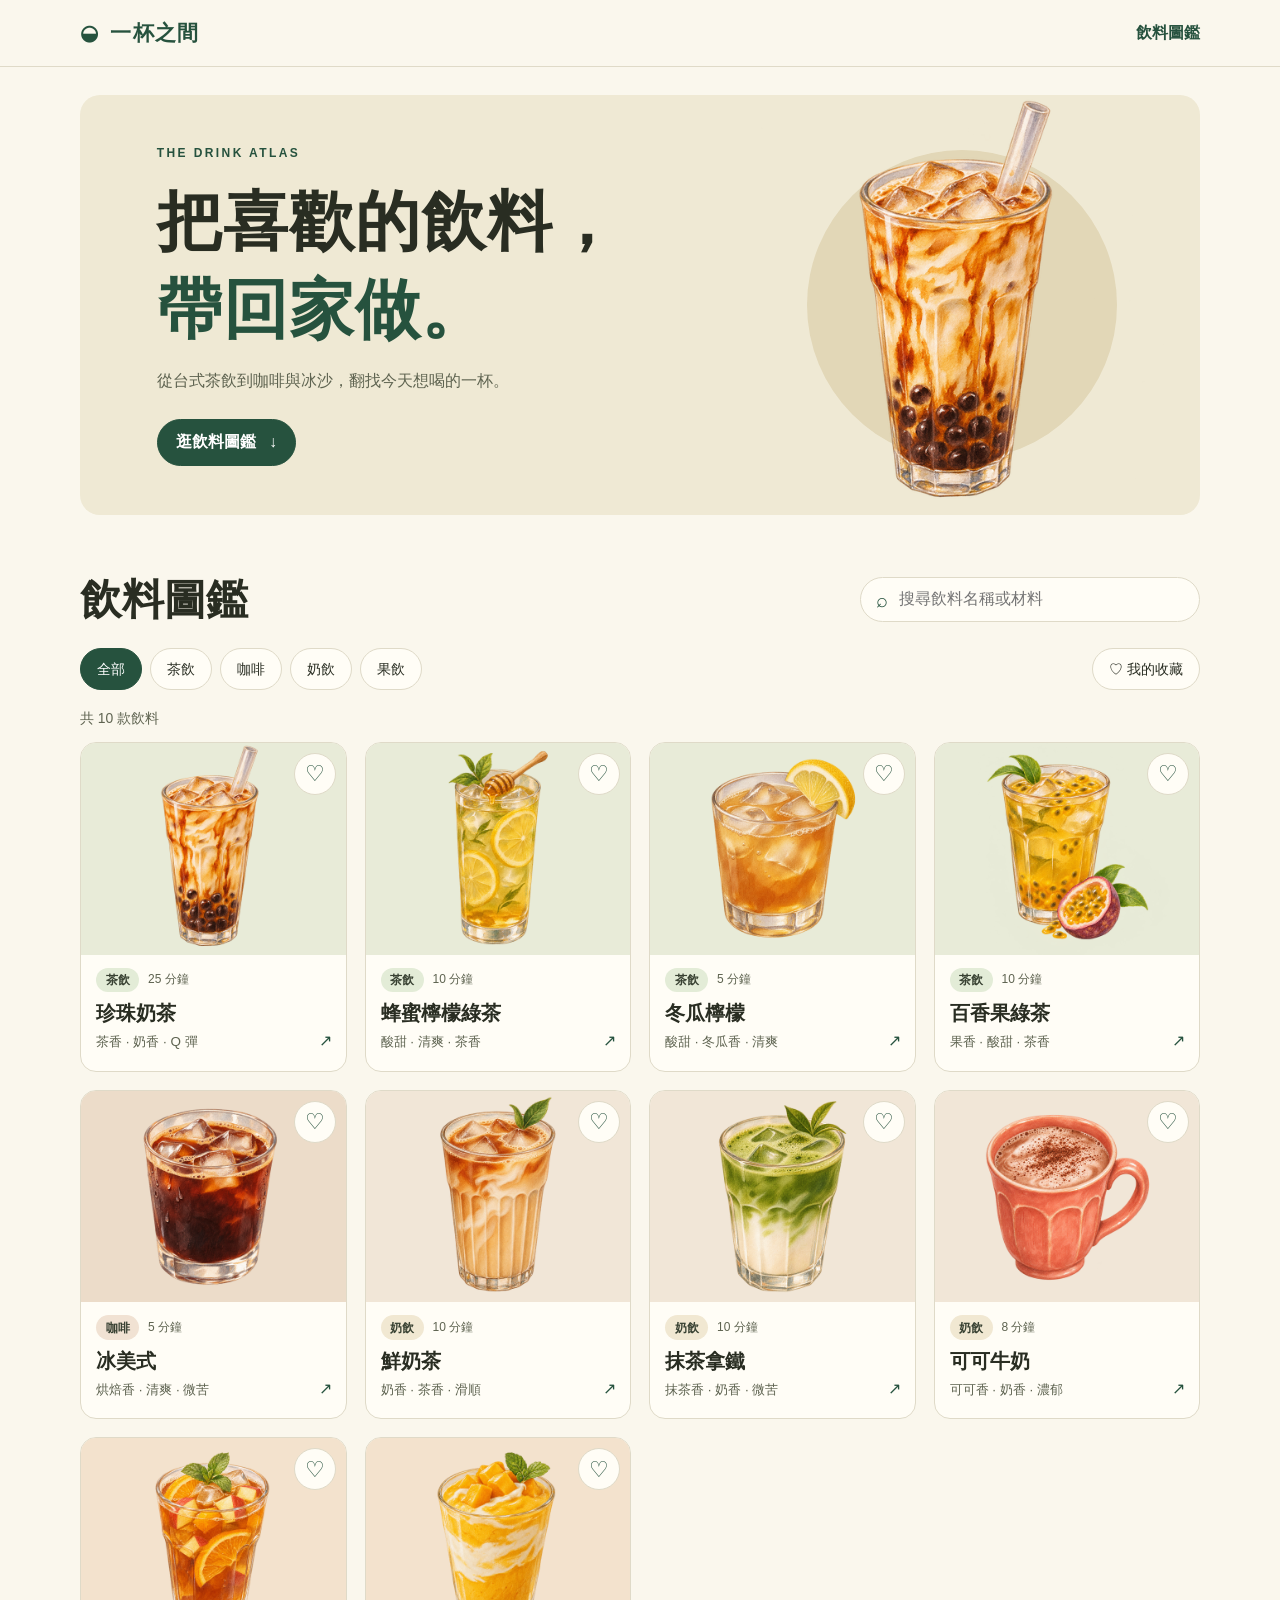
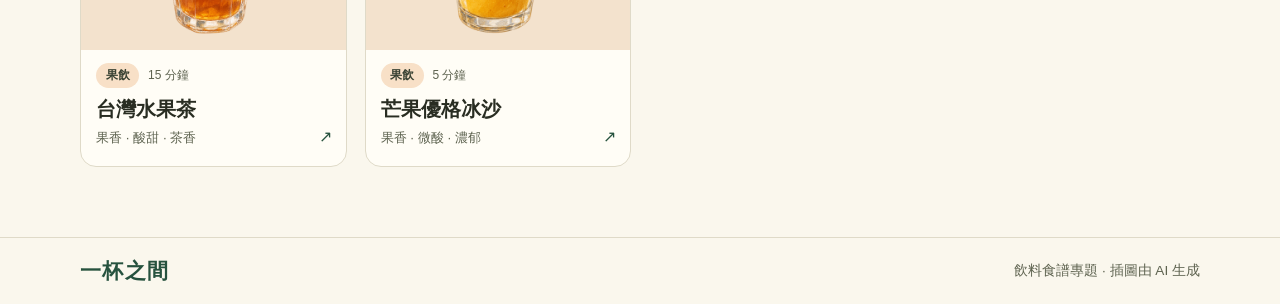
<file: index.html>
<!doctype html>
<html lang="zh-Hant">
<head>
  <meta charset="utf-8">
  <meta name="viewport" content="width=device-width, initial-scale=1">
  <meta name="description" content="一杯之間收錄在家就能做的台式茶飲、咖啡、奶飲與果飲食譜。">
  <link rel="stylesheet" href="css/style.css">
  <link rel="icon" href="assets/favicon.svg" type="image/svg+xml">
  <title>一杯之間｜飲料圖鑑</title>
  <script defer src="data/drinks.js"></script>
  <script defer src="js/shared.js"></script>
  <script defer src="js/app.js"></script>
</head>
<body>
  <a class="skip" href="#main">跳至主要內容</a>
  <header class="site-header">
    <div class="wrap navigation">
      <a class="brand" href="index.html"><span aria-hidden="true">◒</span> 一杯之間</a>
      <a class="nav-link" href="index.html#catalog">飲料圖鑑</a>
    </div>
  </header>
  <main id="main">
    <section class="wrap hero">
      <div class="hero-copy">
        <p class="eyebrow" lang="en">THE DRINK ATLAS</p>
        <h1>把喜歡的飲料，<br><em>帶回家做。</em></h1>
        <p>從台式茶飲到咖啡與冰沙，翻找今天想喝的一杯。</p>
        <a class="primary" href="#catalog">逛飲料圖鑑 <span aria-hidden="true">↓</span></a>
      </div>
      <div class="hero-art" aria-hidden="true">
        <img src="assets/images/drinks/pearl-milk-tea.png" alt="" width="512" height="512">
      </div>
    </section>
    <section class="wrap catalog" id="catalog" aria-labelledby="catalog-title">
      <div class="catalog-heading">
        <h2 id="catalog-title">飲料圖鑑</h2>
        <label class="search"><span aria-hidden="true">⌕</span><input type="search" id="search" aria-label="搜尋飲料名稱或材料" placeholder="搜尋飲料名稱或材料"></label>
      </div>
      <div class="filters">
        <div id="categories" class="pills" role="group" aria-label="按飲料分類篩選"></div>
        <button type="button" id="only-favorites" aria-pressed="false"><span aria-hidden="true">♡</span> 我的收藏</button>
      </div>
      <p id="count" class="count" role="status"></p>
      <div id="cards" class="grid"></div>
      <div id="empty" class="empty" hidden><p id="empty-message"></p><button type="button" id="reset">查看全部飲料</button></div>
      <noscript>請啟用 JavaScript 以瀏覽圖鑑。</noscript>
    </section>
  </main>
  <footer><div class="wrap footer-inner"><a class="brand" href="index.html">一杯之間</a><span>飲料食譜專題 · 插圖由 AI 生成</span></div></footer>
</body>
</html>
</file>
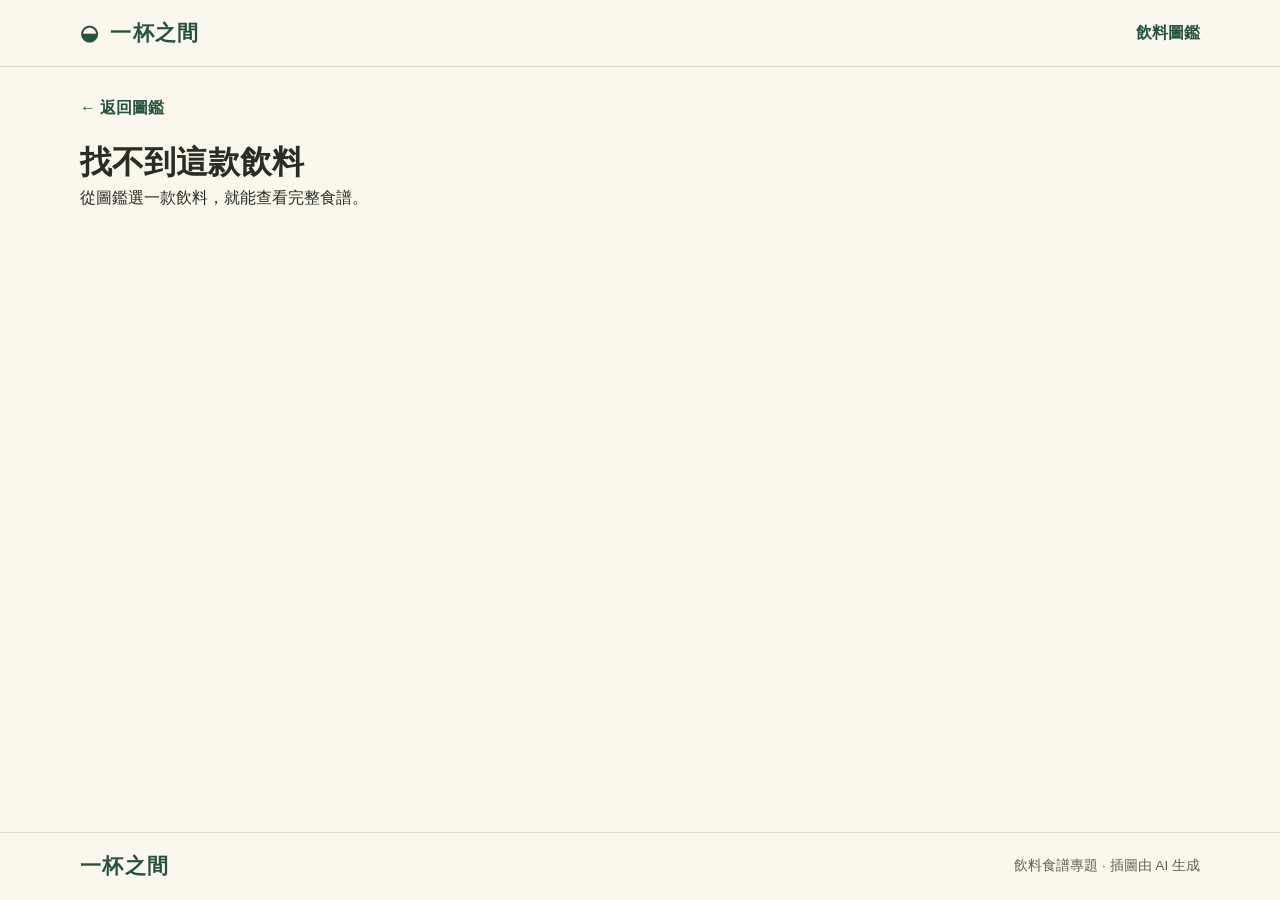
<file: drink.html>
<!doctype html>
<html lang="zh-Hant">
<head>
  <meta charset="utf-8">
  <meta name="viewport" content="width=device-width, initial-scale=1">
  <meta name="description" content="一杯之間收錄在家就能做的台式茶飲、咖啡、奶飲與果飲食譜。">
  <link rel="stylesheet" href="css/style.css">
  <link rel="icon" href="assets/favicon.svg" type="image/svg+xml">
  <title>飲料食譜｜一杯之間</title>
  <script defer src="data/drinks.js"></script>
  <script defer src="js/shared.js"></script>
  <script defer src="js/drink-detail.js"></script>
</head>
<body>
  <a class="skip" href="#main">跳至主要內容</a>
  <header class="site-header">
    <div class="wrap navigation">
      <a class="brand" href="index.html"><span aria-hidden="true">◒</span> 一杯之間</a>
      <a class="nav-link" href="index.html#catalog">飲料圖鑑</a>
    </div>
  </header>
  <main id="main" class="wrap detail">
    <a class="back" href="index.html#catalog">← 返回圖鑑</a>
    <div id="recipe"></div>
    <noscript>請啟用 JavaScript 以瀏覽食譜。</noscript>
  </main>
  <footer><div class="wrap footer-inner"><a class="brand" href="index.html">一杯之間</a><span>飲料食譜專題 · 插圖由 AI 生成</span></div></footer>
</body>
</html>
</file>
<file: css/style.css>
:root {
  color-scheme: light;
  --paper: #faf7ed;
  --ink: #292d22;
  --green: #26523e;
  --muted: #5e6350;
  --line: #dfdac8;
  --light: #fffdf6;
  --serif: "Noto Serif TC", "Songti TC", "PMingLiU", serif;
  --sans: Inter, "Noto Sans TC", "Microsoft JhengHei", sans-serif;
}
*, *::before, *::after { box-sizing: border-box; }
html { scroll-behavior: smooth; }
body { margin: 0; background: var(--paper); color: var(--ink); font: 16px/1.65 var(--sans); }
h1, h2, h3, p, dl, dd { margin: 0; }
h1, h2, h3 { font-family: var(--serif); line-height: 1.35; }
a { color: inherit; text-decoration: none; }
button, input { font: inherit; color: inherit; }
button { cursor: pointer; }
button, .primary { border: 1px solid var(--line); background: var(--light); border-radius: 99px; padding: .52rem 1rem; }
button:hover { border-color: var(--green); }
button[aria-pressed="true"] { color: white; background: var(--green); border-color: var(--green); }
:focus-visible { outline: 3px solid #af5840; outline-offset: 4px; }
[hidden] { display: none !important; }
img { display: block; max-width: 100%; }
.wrap { width: min(1120px, calc(100% - 64px)); margin-inline: auto; }
.skip { position: absolute; top: -80px; left: 16px; z-index: 3; padding: .5rem 1rem; background: white; }
.skip:focus { top: 8px; }
.site-header { border-bottom: 1px solid var(--line); }
.navigation, .footer-inner { display: flex; justify-content: space-between; align-items: center; gap: 1rem; min-height: 66px; }
.brand { font-family: var(--serif); font-size: 1.3rem; font-weight: 800; letter-spacing: .07em; color: var(--green); white-space: nowrap; }
.brand span { font-family: sans-serif; margin-right: .25rem; }
.nav-link, .back { color: var(--green); font-weight: 650; }
.nav-link:hover, .back:hover { text-decoration: underline; text-underline-offset: .25em; }
.hero { display: grid; grid-template-columns: 1.15fr .85fr; align-items: center; min-height: 404px; margin-top: 28px; background: #efe9d4; border-radius: 20px; overflow: hidden; }
.hero-copy { padding: 36px 12px 36px clamp(28px, 6vw, 80px); z-index: 1; }
.eyebrow { font-size: .75rem; font-weight: 750; letter-spacing: .2em; color: var(--green); margin-bottom: 14px; }
.hero h1 { font-size: clamp(2.25rem, 5.1vw, 4.35rem); letter-spacing: .015em; }
.hero h1 em { color: var(--green); font-style: normal; }
.hero-copy > p:not(.eyebrow) { margin-top: 14px; color: var(--muted); }
.primary { display: inline-flex; align-items: center; gap: .8rem; margin-top: 24px; background: var(--green); color: #fff; border-color: var(--green); padding: .59rem 1.15rem; font-weight: 700; }
.primary:hover { background: #173c2b; }
.hero-art { display: grid; place-items: center; position: relative; isolation: isolate; min-height: 100%; }
.hero-art::before { content: ""; position: absolute; z-index: -1; width: min(75%, 310px); aspect-ratio: 1; border-radius: 50%; background: #e2d7b7; }
.hero-art img { width: min(100%, 420px); height: auto; }
.catalog { padding-block: 56px 70px; }
.catalog-heading, .filters { display: flex; justify-content: space-between; gap: 12px; align-items: center; }
.catalog h2 { font-size: clamp(1.85rem, 4vw, 2.65rem); }
.search { display: flex; align-items: center; gap: .55rem; background: var(--light); border: 1px solid var(--line); border-radius: 99px; padding: .46rem .95rem; width: min(100%, 340px); }
.search span { font-size: 1.25rem; line-height: 1; color: var(--green); }
.search:focus-within { outline: 2px solid var(--green); outline-offset: 2px; }
.search input { border: 0; outline: 0; background: transparent; width: 100%; min-width: 0; }
.filters { margin-top: 20px; }
.pills { display: flex; flex-wrap: wrap; gap: 8px; }
.filters button { white-space: nowrap; font-size: .875rem; }
.count { margin: 17px 0 12px; font-size: .87rem; color: var(--muted); }
.grid { display: grid; grid-template-columns: repeat(4, minmax(0, 1fr)); gap: 18px; }
.tone-1 { --tone: #e8ebd8; --badge: #e3ecd7; }
.tone-2 { --tone: #ecdcc9; --badge: #f1e2d3; }
.tone-3 { --tone: #f1e6d7; --badge: #f1e8d2; }
.tone-4 { --tone: #f3e2cd; --badge: #f8e0c7; }
.card { background: var(--light); border: 1px solid var(--line); border-radius: 16px; position: relative; transition: box-shadow .2s, transform .2s; }
.card:hover { transform: translateY(-3px); box-shadow: 0 8px 20px #30251414; }
.card-link { display: block; height: 100%; border-radius: inherit; }
.card-image, .recipe-image { background: var(--tone, #efe9d4); display: grid; place-items: center; }
.card-image { border-radius: 15px 15px 0 0; }
.card-image img { width: 100%; aspect-ratio: 1.25; height: auto; object-fit: contain; }
.card-content { padding: 13px 15px 17px; position: relative; }
.card-meta { display: flex; align-items: center; gap: .55rem; font-size: .75rem; color: var(--muted); }
.badge { display: inline-block; border-radius: 99px; padding: .15rem .6rem; background: var(--badge, #e6ebd7); font-size: .76rem; font-weight: 700; color: #384132; }
.card h3 { font-size: 1.22rem; margin: .55rem 0 .25rem; padding-right: 1rem; }
.flavors { color: var(--muted); font-size: .84rem; }
.card-arrow { position: absolute; right: 14px; bottom: 16px; color: var(--green); }
.favorite { display: inline-flex; align-items: center; justify-content: center; gap: .5rem; min-width: 42px; min-height: 42px; color: var(--green); }
.favorite span:first-child { font: 1.35rem/1 sans-serif; }
.card .favorite { position: absolute; top: 10px; right: 10px; padding: 0; }
.empty { padding: 36px 16px; background: var(--light); border: 1px dashed var(--line); border-radius: 16px; text-align: center; }
.empty button { margin-top: 12px; }
footer { border-top: 1px solid var(--line); color: var(--muted); }
.footer-inner span { font-size: .85rem; }
.detail { padding-block: 28px 66px; min-height: calc(100vh - 135px); }
.back { display: inline-block; margin-bottom: 20px; }
.recipe-intro { display: grid; grid-template-columns: 1fr 1.2fr; align-items: center; background: var(--light); border: 1px solid var(--line); border-radius: 18px; overflow: hidden; }
.recipe-image { height: 100%; }
.recipe-image img { width: min(100%, 350px); height: auto; }
.recipe-summary { padding: clamp(22px, 4vw, 52px); }
.recipe-summary h1 { font-size: clamp(2rem, 5vw, 3.5rem); margin: .45rem 0 .65rem; }
.recipe-summary .flavors { margin: .65rem 0 1.1rem; }
.facts { display: grid; grid-template-columns: repeat(5, 1fr); gap: 1px; margin-block: 20px; background: var(--line); border: 1px solid var(--line); border-radius: 15px; overflow: hidden; }
.facts > div { padding: 12px 4px; text-align: center; background: var(--light); }
.facts dt { font-size: .79rem; color: var(--muted); }
.facts dd { font-weight: 680; }
.recipe-body { display: grid; grid-template-columns: minmax(0, 2fr) minmax(0, 3fr); gap: 20px; align-items: start; }
.recipe-panel { border: 1px solid var(--line); background: var(--light); border-radius: 16px; padding: clamp(18px, 3vw, 32px); }
.ingredients { list-style: none; padding: 0; margin: .5rem 0 0; }
.ingredients li { display: flex; justify-content: space-between; gap: 1rem; padding-block: .58rem; border-bottom: 1px solid var(--line); }
.ingredients li:last-child { border-bottom: 0; padding-bottom: 0; }
.ingredients li span:last-child { white-space: nowrap; color: var(--muted); }
.steps { padding-left: 1.55rem; margin: .65rem 0 1.2rem; }
.steps li { margin: .5rem 0; padding-left: .25rem; }
.steps li::marker { color: var(--green); font-weight: 750; }
.tip { background: #e9eedf; border-radius: 12px; padding: 14px 16px; }
.tip h3 { font-size: 1rem; margin-bottom: .3rem; color: var(--green); }
@media (max-width: 900px) { .grid { grid-template-columns: repeat(3, minmax(0, 1fr)); } }
@media (max-width: 680px) {
  .wrap { width: calc(100% - 32px); }
  .hero { min-height: 0; grid-template-columns: 1fr; margin-top: 16px; }
  .hero-copy { padding: 24px 22px 0; }
  .hero-art img { width: 245px; }
  .hero-art::before { width: 185px; }
  .catalog { padding-block: 38px 48px; }
  .catalog-heading { flex-direction: column; align-items: start; }
  .filters { align-items: start; flex-wrap: wrap; }
  .grid { grid-template-columns: repeat(2, minmax(0, 1fr)); gap: 10px; }
  .card-content { padding: 10px 10px 13px; }
  .card-arrow { display: none; }
  .card h3 { font-size: 1.04rem; padding: 0; }
  .recipe-intro, .recipe-body { grid-template-columns: 1fr; }
  .recipe-image img { width: min(74%, 260px); }
  .facts dd { font-size: .82rem; }
}
@media (prefers-reduced-motion: reduce) {
  html { scroll-behavior: auto; }
  .card { transition: none; }
}
</file>
